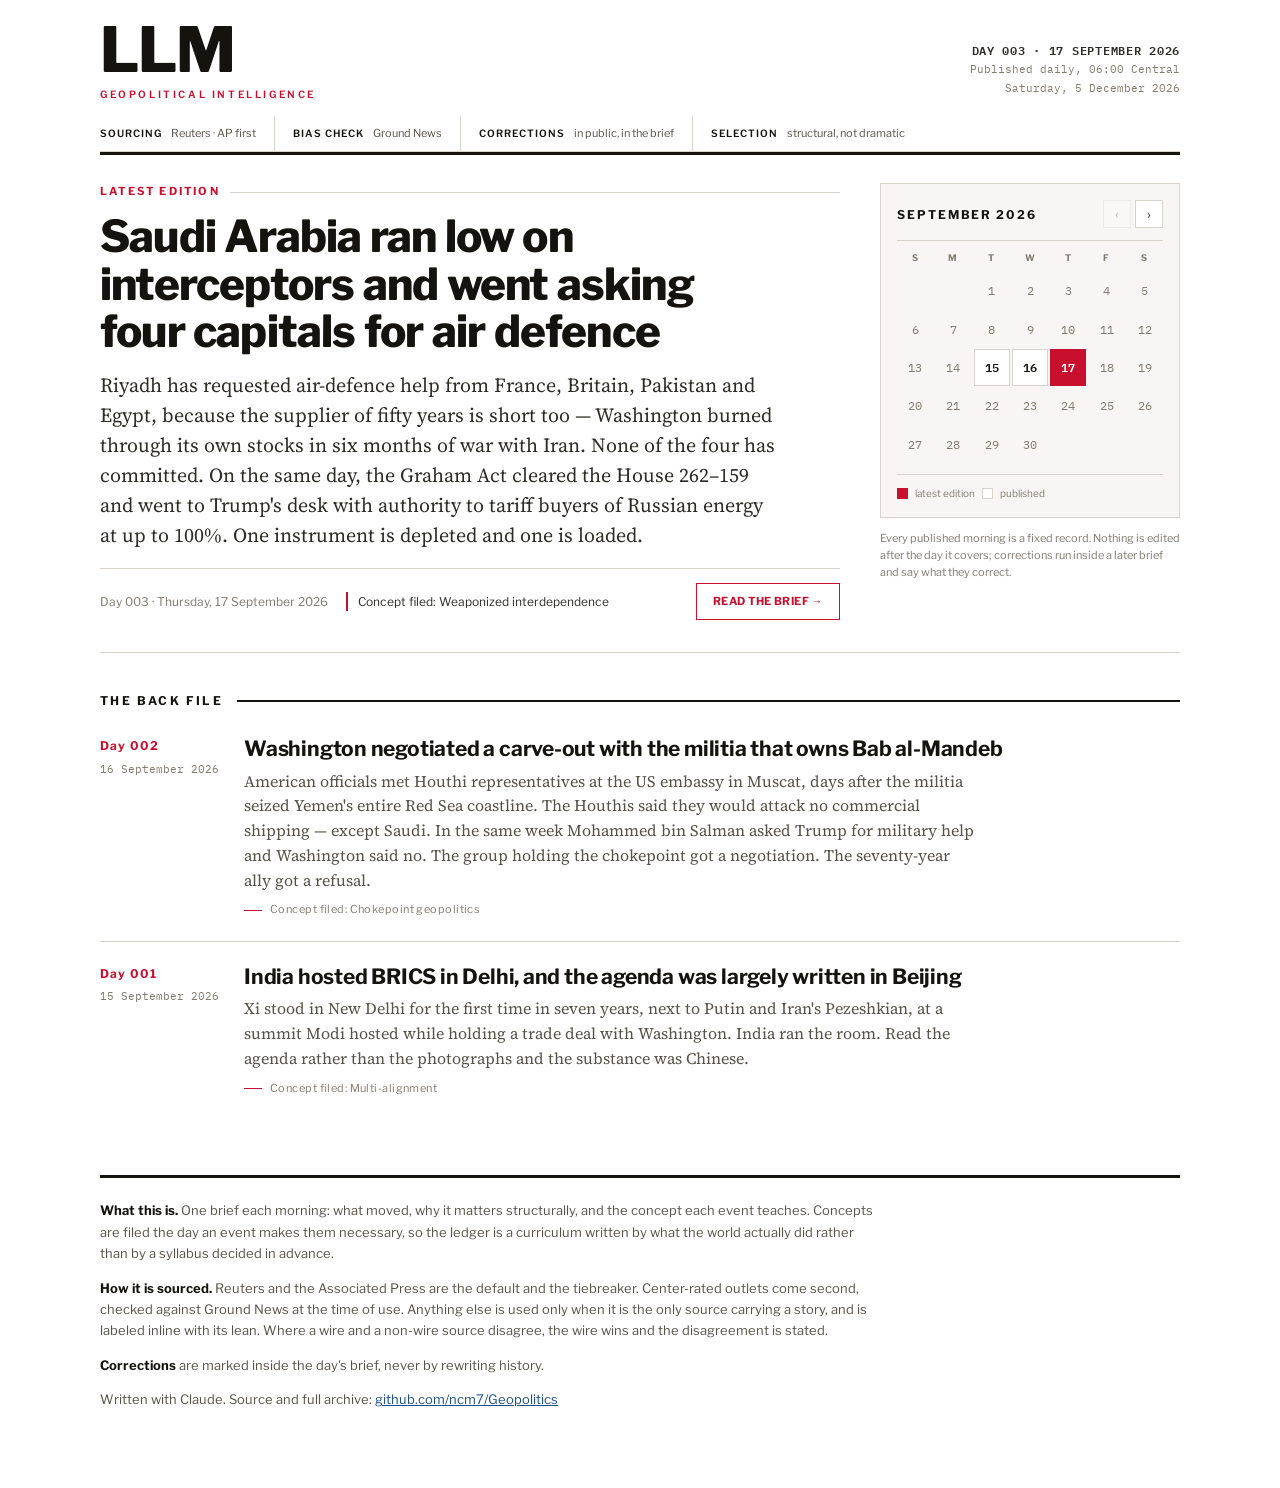
<file: index.html>
<!doctype html>
<html lang="en">
<head>
<meta charset="utf-8">
<meta name="viewport" content="width=device-width,initial-scale=1,viewport-fit=cover">
<title>LLM — Geopolitics</title>
<meta name="description" content="A daily geopolitical brief and a political education built backwards from it. Wire-sourced, corrections in public.">
<link rel="preconnect" href="https://fonts.googleapis.com">
<link rel="preconnect" href="https://fonts.gstatic.com" crossorigin>
<link rel="stylesheet" href="https://fonts.googleapis.com/css2?family=Libre+Franklin:wght@400;600;700;800&family=Source+Serif+4:opsz,wght@8..60,400;8..60,600&family=IBM+Plex+Mono:wght@400;500;600&display=swap">
<link rel="stylesheet" href="style.css">
</head>
<body>
<a class="skip" href="#lead">Skip to the latest brief</a>
<div class="shell">

  <header class="masthead">
    <div class="masthead-top">
      <a class="mark" href="./">
        <h1>LLM</h1>
        <span class="tag">Geopolitical Intelligence</span>
      </a>
      <div class="stamp">
        <b id="latest-stamp">—</b>
        Published daily, 06:00 Central<br>
        <span id="today-stamp"></span>
      </div>
    </div>
    <div class="creed">
      <span><b>Sourcing</b> Reuters · AP first</span>
      <span><b>Bias check</b> Ground News</span>
      <span><b>Corrections</b> in public, in the brief</span>
      <span><b>Selection</b> structural, not dramatic</span>
    </div>
  </header>

  <main id="lead" class="lead" hidden>
    <div class="lead-main">
      <div class="kicker" id="lead-kicker">Today's brief</div>
      <h2><a id="lead-link" href="#"></a></h2>
      <p class="standfirst" id="lead-standfirst"></p>
      <div class="leadmeta">
        <span id="lead-when"></span>
        <span class="concept" id="lead-concept"></span>
        <a class="readon" id="lead-readon" href="#">Read the brief →</a>
      </div>
    </div>

    <aside class="lead-side">
      <div class="cal" id="cal">
        <div class="cal-head">
          <span class="mon" id="cal-month">—</span>
          <span class="cal-nav">
            <button type="button" id="cal-prev" aria-label="Previous month">‹</button>
            <button type="button" id="cal-next" aria-label="Next month">›</button>
          </span>
        </div>
        <div class="cal-grid" id="cal-grid" role="grid" aria-label="Editions by date"></div>
        <div class="cal-legend">
          <span class="swatch now"></span> latest edition
          <span class="swatch"></span> published
        </div>
      </div>
      <p class="cal-note">Every published morning is a fixed record. Nothing is edited after
        the day it covers; corrections run inside a later brief and say what they correct.</p>
    </aside>
  </main>

  <section class="archive">
    <div class="section-rule"><h3>The back file</h3></div>
    <div id="archive-list">
      <p class="loading">Loading editions…</p>
    </div>
  </section>

  <footer class="foot">
    <p><strong>What this is.</strong> One brief each morning: what moved, why it matters
      structurally, and the concept each event teaches. Concepts are filed the day an event
      makes them necessary, so the ledger is a curriculum written by what the world actually
      did rather than by a syllabus decided in advance.</p>
    <p><strong>How it is sourced.</strong> Reuters and the Associated Press are the default
      and the tiebreaker. Center-rated outlets come second, checked against Ground News at the
      time of use. Anything else is used only when it is the only source carrying a story, and
      is labeled inline with its lean. Where a wire and a non-wire source disagree, the wire
      wins and the disagreement is stated.</p>
    <p><strong>Corrections</strong> are marked inside the day's brief, never by rewriting
      history.</p>
    <p>Written with Claude. Source and full archive:
      <a href="https://github.com/ncm7/Geopolitics">github.com/ncm7/Geopolitics</a></p>
  </footer>

</div>

<script>
(function () {
  'use strict';

  var archive = document.getElementById('archive-list');
  var MONTHS = ['January','February','March','April','May','June',
                'July','August','September','October','November','December'];
  var DOW = ['S','M','T','W','T','F','S'];

  function esc(s) {
    return String(s).replace(/[&<>"]/g, function (c) {
      return { '&': '&amp;', '<': '&lt;', '>': '&gt;', '"': '&quot;' }[c];
    });
  }

  function href(b) { return 'brief.html?d=' + encodeURIComponent(b.date); }
  function pad3(n) { return String(n).padStart(3, '0'); }

  /* local calendar date as YYYY-MM-DD, no timezone surprises */
  function ymd(d) {
    return d.getFullYear() + '-' +
           String(d.getMonth() + 1).padStart(2, '0') + '-' +
           String(d.getDate()).padStart(2, '0');
  }

  var TODAY = ymd(new Date());

  /* ---------- lead ---------- */

  function renderLead(b) {
    var link = document.getElementById('lead-link');
    link.textContent = b.headline;
    link.href = href(b);
    document.getElementById('lead-standfirst').textContent = b.standfirst || '';
    document.getElementById('lead-when').textContent =
      'Day ' + pad3(b.day) + ' · ' + b.weekday + ', ' + b.display;
    document.getElementById('lead-concept').textContent = 'Concept filed: ' + b.concept;
    document.getElementById('lead-readon').href = href(b);
    document.getElementById('lead-kicker').textContent =
      b.date === TODAY ? "Today's brief" : 'Latest edition';
    document.getElementById('latest-stamp').textContent =
      'DAY ' + pad3(b.day) + ' · ' + b.display.toUpperCase();
    document.getElementById('lead').hidden = false;
  }

  /* ---------- calendar ---------- */

  var byDate = {};
  var view = null;          /* {y, m} currently displayed */
  var firstMonth = null;    /* earliest edition month */
  var latestDate = null;

  function monthKey(y, m) { return y * 12 + m; }

  function drawCalendar() {
    var grid = document.getElementById('cal-grid');
    var y = view.y, m = view.m;

    document.getElementById('cal-month').textContent =
      MONTHS[m].toUpperCase() + ' ' + y;

    var cells = DOW.map(function (d, i) {
      return '<div class="cal-dow" role="columnheader" aria-label="' +
        ['Sunday','Monday','Tuesday','Wednesday','Thursday','Friday','Saturday'][i] +
        '">' + d + '</div>';
    });

    var lead = new Date(y, m, 1).getDay();
    var days = new Date(y, m + 1, 0).getDate();
    var i;

    for (i = 0; i < lead; i++) cells.push('<div class="cal-cell pad" aria-hidden="true"></div>');

    for (i = 1; i <= days; i++) {
      var key = y + '-' + String(m + 1).padStart(2, '0') + '-' + String(i).padStart(2, '0');
      var b = byDate[key];
      var isLatest = key === latestDate;
      var cls = 'cal-cell' + (isLatest ? ' today' : '') + (key > TODAY ? ' future' : '');

      if (b) {
        cells.push('<div class="' + cls + '" role="gridcell">' +
          '<a href="' + esc(href(b)) + '" title="Day ' + pad3(b.day) + ' — ' +
          esc(b.headline) + '" aria-label="Day ' + pad3(b.day) + ', ' + esc(b.display) +
          '">' + i + '</a></div>');
      } else {
        if (key === TODAY) cls += ' noedition';
        cells.push('<div class="' + cls + '" role="gridcell">' + i + '</div>');
      }
    }

    grid.innerHTML = cells.join('');

    var now = new Date();
    document.getElementById('cal-prev').disabled =
      monthKey(y, m) <= monthKey(firstMonth.y, firstMonth.m);
    document.getElementById('cal-next').disabled =
      monthKey(y, m) >= monthKey(now.getFullYear(), now.getMonth());
  }

  function step(delta) {
    var d = new Date(view.y, view.m + delta, 1);
    view = { y: d.getFullYear(), m: d.getMonth() };
    drawCalendar();
  }

  document.getElementById('cal-prev').addEventListener('click', function () { step(-1); });
  document.getElementById('cal-next').addEventListener('click', function () { step(1); });

  /* ---------- back file ---------- */

  function renderArchive(list) {
    if (!list.length) {
      archive.innerHTML = '<p class="loading">No editions yet.</p>';
      return;
    }
    archive.innerHTML = list.map(function (b) {
      return '<article class="edition">' +
        '<div class="when"><b>Day ' + pad3(b.day) + '</b>' +
        esc(b.display) + '</div>' +
        '<div><h4><a href="' + esc(href(b)) + '">' + esc(b.headline) + '</a></h4>' +
        '<p>' + esc(b.standfirst || '') + '</p>' +
        '<div class="concept">Concept filed: ' + esc(b.concept) + '</div></div>' +
        '</article>';
    }).join('');
  }

  /* ---------- boot ---------- */

  var d = new Date();
  document.getElementById('today-stamp').textContent =
    ['Sunday','Monday','Tuesday','Wednesday','Thursday','Friday','Saturday'][d.getDay()] +
    ', ' + d.getDate() + ' ' + MONTHS[d.getMonth()] + ' ' + d.getFullYear();

  fetch('briefs.json', { cache: 'no-store' })
    .then(function (r) {
      if (!r.ok) throw new Error('HTTP ' + r.status);
      return r.json();
    })
    .then(function (list) {
      list = list.filter(function (b) { return b && /^\d{4}-\d{2}-\d{2}$/.test(b.date); });
      list.sort(function (a, b) { return b.date.localeCompare(a.date); });

      if (!list.length) {
        renderArchive(list);
        document.getElementById('cal').hidden = true;
        return;
      }

      list.forEach(function (b) { byDate[b.date] = b; });
      latestDate = list[0].date;

      var oldest = list[list.length - 1].date.split('-');
      firstMonth = { y: +oldest[0], m: +oldest[1] - 1 };

      var newest = latestDate.split('-');
      view = { y: +newest[0], m: +newest[1] - 1 };

      renderLead(list[0]);
      drawCalendar();
      renderArchive(list.length > 1 ? list.slice(1) : list);
    })
    .catch(function (e) {
      document.getElementById('cal').hidden = true;
      archive.innerHTML = '<div class="failed"><b>Could not load the edition list.</b>' +
        'briefs.json failed to load (' + esc(e.message) + '). If this site was just ' +
        'published, GitHub Pages can take a minute to build.</div>';
    });
})();
</script>
</body>
</html>
</file>
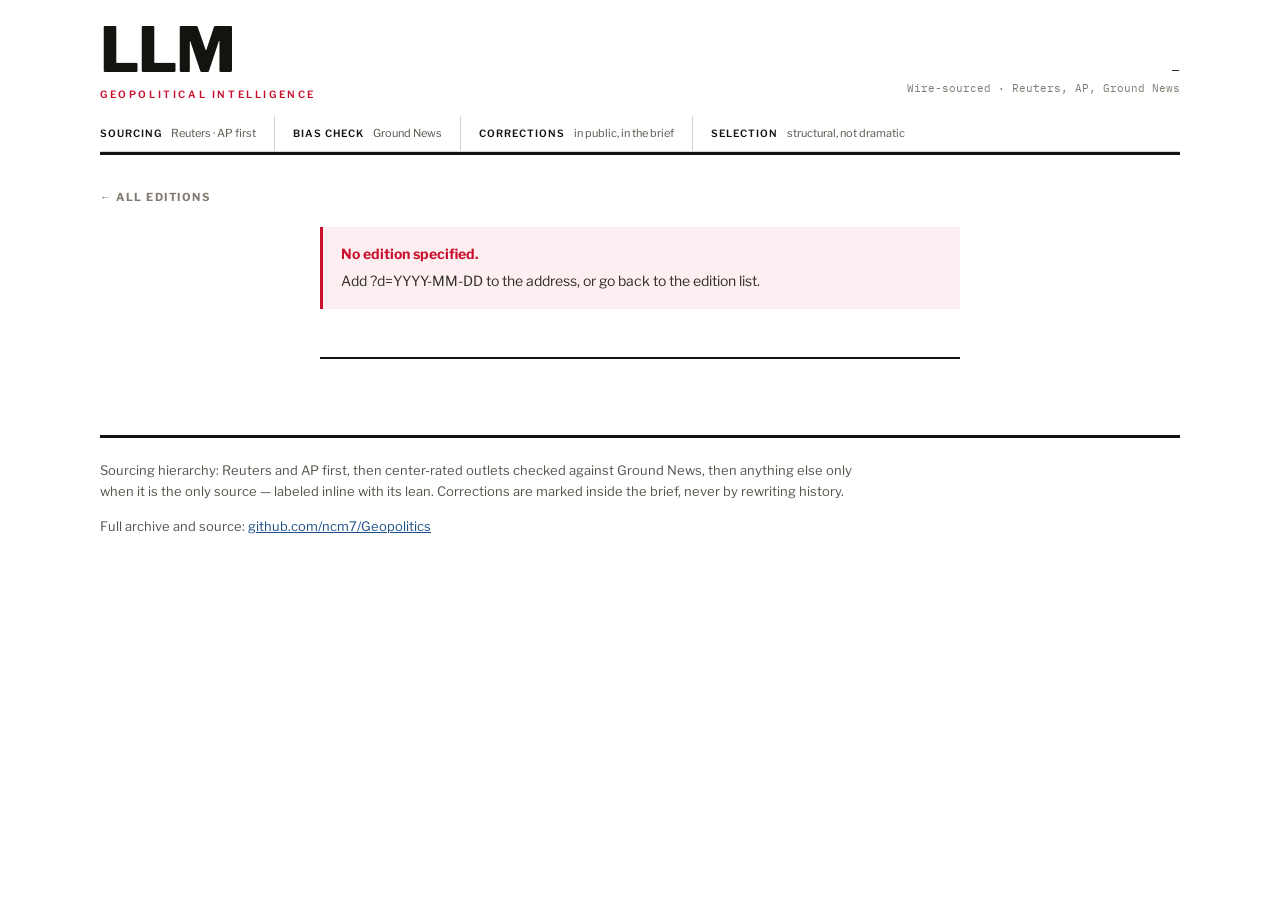
<file: brief.html>
<!doctype html>
<html lang="en">
<head>
<meta charset="utf-8">
<meta name="viewport" content="width=device-width,initial-scale=1,viewport-fit=cover">
<title>LLM — Geopolitics</title>
<meta name="description" content="A daily geopolitical brief, wire-sourced, with the concept each event teaches.">
<link rel="preconnect" href="https://fonts.googleapis.com">
<link rel="preconnect" href="https://fonts.gstatic.com" crossorigin>
<link rel="stylesheet" href="https://fonts.googleapis.com/css2?family=Libre+Franklin:wght@400;600;700;800&family=Source+Serif+4:opsz,wght@8..60,400;8..60,600&family=IBM+Plex+Mono:wght@400;500;600&display=swap">
<link rel="stylesheet" href="style.css">
<script src="md.js"></script>
</head>
<body>
<a class="skip" href="#doc">Skip to the brief</a>
<div class="shell">

  <header class="masthead">
    <div class="masthead-top">
      <a class="mark" href="./">
        <h1>LLM</h1>
        <span class="tag">Geopolitical Intelligence</span>
      </a>
      <div class="stamp">
        <b id="stamp">—</b>
        Wire-sourced · Reuters, AP, Ground News
      </div>
    </div>
    <div class="creed">
      <span><b>Sourcing</b> Reuters · AP first</span>
      <span><b>Bias check</b> Ground News</span>
      <span><b>Corrections</b> in public, in the brief</span>
      <span><b>Selection</b> structural, not dramatic</span>
    </div>
  </header>

  <main class="reader">
    <a class="backlink" href="./">← All editions</a>
    <article class="doc" id="doc">
      <p class="loading">Loading the brief…</p>
    </article>
    <nav class="pager" id="pager" hidden></nav>
  </main>

  <footer class="foot">
    <p>Sourcing hierarchy: Reuters and AP first, then center-rated outlets checked against
      Ground News, then anything else only when it is the only source — labeled inline with
      its lean. Corrections are marked inside the brief, never by rewriting history.</p>
    <p>Full archive and source:
      <a href="https://github.com/ncm7/Geopolitics">github.com/ncm7/Geopolitics</a></p>
  </footer>

</div>

<script>
(function () {
  'use strict';

  var doc = document.getElementById('doc');

  function esc(s) {
    return String(s).replace(/[&<>"]/g, function (c) {
      return { '&': '&amp;', '<': '&lt;', '>': '&gt;', '"': '&quot;' }[c];
    });
  }

  function pad3(n) { return String(n).padStart(3, '0'); }

  function fail(title, detail) {
    doc.innerHTML = '<div class="failed"><b>' + esc(title) + '</b>' + esc(detail) + '</div>';
  }

  var date = (new URLSearchParams(location.search)).get('d') || '';

  if (!/^\d{4}-\d{2}-\d{2}$/.test(date)) {
    fail('No edition specified.',
         'Add ?d=YYYY-MM-DD to the address, or go back to the edition list.');
    return;
  }

  var year = date.slice(0, 4);
  // Wherever the markdown ended up, try the likely spots in order.
  var candidates = [
    'briefs/' + year + '/' + date + '.md',
    'briefs/' + date + '.md',
    date + '.md'
  ];

  /* Masthead metadata and the previous/next pager — best effort.
     The brief renders either way. */
  fetch('briefs.json', { cache: 'no-store' })
    .then(function (r) { return r.ok ? r.json() : []; })
    .then(function (list) {
      list = list.filter(function (b) { return b && /^\d{4}-\d{2}-\d{2}$/.test(b.date); });
      list.sort(function (a, b) { return b.date.localeCompare(a.date); });

      var idx = -1, i;
      for (i = 0; i < list.length; i++) if (list[i].date === date) { idx = i; break; }
      if (idx === -1) return;

      var b = list[idx];
      document.getElementById('stamp').textContent =
        'DAY ' + pad3(b.day) + ' · ' + b.display.toUpperCase();
      document.title = 'LLM · ' + b.display;

      var older = list[idx + 1];   /* list is newest-first */
      var newer = list[idx - 1];
      var pager = document.getElementById('pager');
      var html = '';

      html += older
        ? '<a class="prev" href="brief.html?d=' + esc(older.date) + '">' +
          '<b>← Previous edition</b>Day ' + pad3(older.day) + ' · ' + esc(older.display) + '</a>'
        : '<span class="prev"><b>← Previous edition</b>This is the first</span>';

      html += newer
        ? '<a class="next" href="brief.html?d=' + esc(newer.date) + '">' +
          '<b>Next edition →</b>Day ' + pad3(newer.day) + ' · ' + esc(newer.display) + '</a>'
        : '<span class="next"><b>Next edition →</b>This is the latest</span>';

      pager.innerHTML = html;
      pager.hidden = false;
    })
    .catch(function () {});

  function tryNext(i) {
    if (i >= candidates.length) {
      fail('Could not find that edition.',
           'Looked for ' + candidates.join(', ') +
           ' and found none. Check that the file is committed to the repository.');
      return;
    }
    fetch(candidates[i], { cache: 'no-store' })
      .then(function (r) {
        if (!r.ok) throw new Error('HTTP ' + r.status);
        return r.text();
      })
      .then(function (md) {
        doc.innerHTML = window.renderMarkdown(md);
        Array.prototype.forEach.call(doc.querySelectorAll('table'), function (t) {
          var wrap = document.createElement('div');
          wrap.className = 'tablewrap';
          t.parentNode.insertBefore(wrap, t);
          wrap.appendChild(t);
        });
      })
      .catch(function () { tryNext(i + 1); });
  }

  tryNext(0);
})();
</script>
</body>
</html>
</file>
<file: style.css>
/* ==========================================================================
   LLM — Geopolitics
   Wire-service newspaper styling: white ground, black text, one red.
   Franklin-family sans for display, serif for reading, mono for data.
   Light and dark both painted explicitly so the page holds anywhere.
   ========================================================================== */

:root{
  --paper:#ffffff;
  --paper-alt:#f7f6f4;
  --paper-sunk:#efedea;
  --ink:#14130f;
  --ink-2:#2e2c27;
  --ink-3:#56524a;
  --ink-4:#807a70;
  --rule:#d8d4cd;
  --rule-strong:#14130f;
  --red:#c8102e;
  --red-wash:#fdeff1;
  --blue:#1a4f8a;

  --f-display:"Libre Franklin",Helvetica,Arial,sans-serif;
  --f-read:"Source Serif 4",Georgia,"Times New Roman",serif;
  --f-data:"IBM Plex Mono",ui-monospace,SFMono-Regular,monospace;

  --gutter:20px;
  --measure:40rem;
}

@media (prefers-color-scheme:dark){
  :root:not([data-theme="light"]){
    --paper:#12110f;
    --paper-alt:#1a1917;
    --paper-sunk:#232120;
    --ink:#f2f0ec;
    --ink-2:#dcd8d2;
    --ink-3:#b0aaa1;
    --ink-4:#8b857c;
    --rule:#33302c;
    --rule-strong:#f2f0ec;
    --red:#ff7166;
    --red-wash:#2a1a19;
    --blue:#8ab6e8;
  }
}
:root[data-theme="dark"]{
  --paper:#12110f;
  --paper-alt:#1a1917;
  --paper-sunk:#232120;
  --ink:#f2f0ec;
  --ink-2:#dcd8d2;
  --ink-3:#b0aaa1;
  --ink-4:#8b857c;
  --rule:#33302c;
  --rule-strong:#f2f0ec;
  --red:#ff7166;
  --red-wash:#2a1a19;
  --blue:#8ab6e8;
}

*{box-sizing:border-box}

html{-webkit-text-size-adjust:100%}

body{
  margin:0;
  background:var(--paper);
  color:var(--ink);
  font-family:var(--f-read);
  font-size:18px;
  line-height:1.6;
  -webkit-font-smoothing:antialiased;
}

a{color:inherit}

.shell{
  max-width:1120px;
  margin:0 auto;
  padding:0 var(--gutter) 64px;
}

/* ---------- skip link ---------- */
.skip{
  position:absolute;left:-9999px;top:0;
  background:var(--ink);color:var(--paper);
  font-family:var(--f-display);font-size:13px;font-weight:600;
  padding:10px 16px;z-index:50;
}
.skip:focus{left:0}

/* ==========================================================================
   MASTHEAD
   ========================================================================== */

.masthead{
  border-bottom:3px solid var(--rule-strong);
  padding-block:22px 0;
}
.masthead-top{
  display:flex;align-items:flex-end;justify-content:space-between;
  gap:20px;flex-wrap:wrap;padding-bottom:14px;
}
.mark{text-decoration:none;display:block}
.mark h1{
  font-family:var(--f-display);
  font-weight:800;
  font-size:clamp(38px,7vw,62px);
  letter-spacing:-.02em;
  line-height:.9;
  margin:0;
  color:var(--ink);
}
.mark .tag{
  display:block;
  font-family:var(--f-display);
  font-size:10px;font-weight:600;letter-spacing:.26em;text-transform:uppercase;
  color:var(--red);
  margin-top:8px;
}
.stamp{
  font-family:var(--f-data);
  font-size:11px;line-height:1.7;
  color:var(--ink-4);
  text-align:right;
  padding-bottom:4px;
}
.stamp b{
  display:block;
  font-size:12px;font-weight:600;letter-spacing:.06em;
  color:var(--ink-2);
}

/* creed strip — the standing rules, wire-service style */
.creed{
  display:flex;flex-wrap:wrap;gap:0;
  border-bottom:1px solid var(--rule);
  font-family:var(--f-display);
  font-size:11px;
  color:var(--ink-3);
}
.creed span{
  padding:9px 18px 9px 0;
  margin-right:18px;
  border-right:1px solid var(--rule);
}
.creed span:last-child{border-right:none;margin-right:0}
.creed b{
  color:var(--ink);
  font-weight:600;letter-spacing:.1em;text-transform:uppercase;
  font-size:10px;
  margin-right:7px;
}

/* ==========================================================================
   LEAD STORY
   ========================================================================== */

.lead{
  display:grid;
  grid-template-columns:minmax(0,1fr) 300px;
  gap:0 40px;
  border-bottom:1px solid var(--rule);
  padding:28px 0 32px;
}
.lead-main{min-width:0}

.kicker{
  font-family:var(--f-display);
  font-size:11px;font-weight:700;letter-spacing:.2em;text-transform:uppercase;
  color:var(--red);
  display:flex;align-items:center;gap:10px;
  margin-bottom:12px;
}
.kicker::after{
  content:"";flex:1;height:1px;background:var(--rule);
}

.lead h2{
  font-family:var(--f-display);
  font-weight:800;
  font-size:clamp(28px,4.4vw,44px);
  line-height:1.08;
  letter-spacing:-.018em;
  margin:0 0 14px;
  text-wrap:balance;
}
.lead h2 a{text-decoration:none}
.lead h2 a:hover{color:var(--red)}

.standfirst{
  font-size:20px;
  line-height:1.5;
  color:var(--ink-2);
  margin:0 0 18px;
  max-width:34em;
}

.leadmeta{
  display:flex;flex-wrap:wrap;align-items:center;gap:10px 18px;
  font-family:var(--f-display);
  font-size:12px;
  color:var(--ink-4);
  border-top:1px solid var(--rule);
  padding-top:14px;
}
.leadmeta .concept{
  color:var(--ink-2);
  border-left:2px solid var(--red);
  padding-left:10px;
}
.readon{
  font-weight:700;letter-spacing:.04em;text-transform:uppercase;font-size:11px;
  color:var(--red);
  text-decoration:none;
  margin-left:auto;
  border:1px solid var(--red);
  padding:9px 16px;
}
.readon:hover{background:var(--red);color:var(--paper)}

/* ==========================================================================
   CALENDAR
   ========================================================================== */

.cal{
  border:1px solid var(--rule);
  background:var(--paper-alt);
  padding:16px;
}
.cal-head{
  display:flex;align-items:center;justify-content:space-between;gap:8px;
  padding-bottom:12px;margin-bottom:10px;
  border-bottom:1px solid var(--rule);
}
.cal-head .mon{
  font-family:var(--f-display);
  font-size:12px;font-weight:700;letter-spacing:.16em;text-transform:uppercase;
  color:var(--ink);
}
.cal-nav{display:flex;gap:4px}
.cal-nav button{
  font-family:var(--f-display);
  font-size:14px;line-height:1;
  width:28px;height:28px;
  background:var(--paper);
  color:var(--ink-2);
  border:1px solid var(--rule);
  cursor:pointer;
  padding:0;
}
.cal-nav button:hover:not(:disabled){border-color:var(--ink);color:var(--ink)}
.cal-nav button:disabled{opacity:.3;cursor:default}
.cal-nav button:focus-visible{outline:2px solid var(--red);outline-offset:1px}

.cal-grid{
  display:grid;
  grid-template-columns:repeat(7,1fr);
  gap:2px;
}
.cal-dow{
  font-family:var(--f-display);
  font-size:9px;font-weight:700;letter-spacing:.1em;text-transform:uppercase;
  color:var(--ink-4);
  text-align:center;
  padding-bottom:5px;
}
.cal-cell{
  aspect-ratio:1;
  display:flex;align-items:center;justify-content:center;
  font-family:var(--f-data);
  font-size:12px;
  color:var(--ink-4);
  background:transparent;
  position:relative;
}
.cal-cell.pad{visibility:hidden}
.cal-cell.future{color:var(--rule)}
.cal-cell a{
  display:flex;align-items:center;justify-content:center;
  width:100%;height:100%;
  text-decoration:none;
  font-weight:600;
  color:var(--ink);
  background:var(--paper);
  border:1px solid var(--rule);
}
.cal-cell a:hover{background:var(--ink);color:var(--paper);border-color:var(--ink)}
.cal-cell a:focus-visible{outline:2px solid var(--red);outline-offset:1px}
.cal-cell.today a{
  background:var(--red);border-color:var(--red);color:#fff;
}
.cal-cell.today a:hover{background:var(--ink);border-color:var(--ink)}
.cal-cell.today.noedition{
  color:var(--red);font-weight:700;
  outline:1px solid var(--red);
}
.cal-legend{
  font-family:var(--f-display);
  font-size:10px;color:var(--ink-4);
  display:flex;align-items:center;gap:7px;
  margin-top:12px;padding-top:10px;
  border-top:1px solid var(--rule);
}
.swatch{width:11px;height:11px;flex:none;border:1px solid var(--rule);background:var(--paper)}
.swatch.now{background:var(--red);border-color:var(--red)}

.cal-note{
  font-family:var(--f-display);
  font-size:11px;line-height:1.55;
  color:var(--ink-4);
  margin:12px 0 0;
}

/* ==========================================================================
   ARCHIVE — the back file
   ========================================================================== */

.section-rule{
  display:flex;align-items:center;gap:14px;
  margin:38px 0 4px;
}
.section-rule h3{
  font-family:var(--f-display);
  font-size:12px;font-weight:700;letter-spacing:.2em;text-transform:uppercase;
  color:var(--ink);
  margin:0;
  flex:none;
}
.section-rule::after{content:"";flex:1;height:2px;background:var(--rule-strong)}

.edition{
  display:grid;
  grid-template-columns:120px minmax(0,1fr);
  gap:24px;
  padding:22px 0;
  border-bottom:1px solid var(--rule);
}
.edition:last-child{border-bottom:none}
.edition .when{
  font-family:var(--f-data);
  font-size:11px;line-height:1.7;
  color:var(--ink-4);
}
.edition .when b{
  display:block;
  font-family:var(--f-display);
  font-size:12px;font-weight:700;letter-spacing:.1em;
  color:var(--red);
  margin-bottom:3px;
}
.edition h4{
  font-family:var(--f-display);
  font-size:21px;font-weight:700;line-height:1.2;letter-spacing:-.01em;
  margin:0 0 7px;
  text-wrap:balance;
}
.edition h4 a{text-decoration:none}
.edition h4 a:hover{color:var(--red);text-decoration:underline}
.edition p{
  margin:0 0 9px;
  font-size:16px;line-height:1.55;
  color:var(--ink-3);
  max-width:46em;
}
.edition .concept{
  font-family:var(--f-display);
  font-size:11px;letter-spacing:.04em;
  color:var(--ink-4);
}
.edition .concept::before{
  content:"";display:inline-block;
  width:18px;height:1px;background:var(--red);
  vertical-align:middle;margin-right:8px;
}

/* ==========================================================================
   READER — a single brief
   ========================================================================== */

.reader{padding-top:26px}

.backlink{
  font-family:var(--f-display);
  font-size:11px;font-weight:700;letter-spacing:.14em;text-transform:uppercase;
  color:var(--ink-4);
  text-decoration:none;
  display:inline-block;
  margin-bottom:20px;
}
.backlink:hover{color:var(--red)}

.doc{
  max-width:var(--measure);
  margin:0 auto;
  font-size:19px;
}
.doc h1{
  font-family:var(--f-display);
  font-size:clamp(30px,5vw,42px);font-weight:800;line-height:1.08;letter-spacing:-.02em;
  margin:0 0 6px;
  text-wrap:balance;
}
.doc h1 + p em,
.doc > p:first-of-type em{color:var(--ink-4)}
.doc h2{
  font-family:var(--f-display);
  font-size:13px;font-weight:700;letter-spacing:.2em;text-transform:uppercase;
  color:var(--red);
  margin:46px 0 14px;
  padding-bottom:9px;
  border-bottom:2px solid var(--rule-strong);
}
.doc h3{
  font-family:var(--f-display);
  font-size:25px;font-weight:700;line-height:1.18;letter-spacing:-.012em;
  color:var(--ink);
  margin:34px 0 10px;
  text-wrap:balance;
}
.doc h4{
  font-family:var(--f-display);
  font-size:12px;font-weight:700;letter-spacing:.16em;text-transform:uppercase;
  color:var(--ink-4);
  margin:26px 0 8px;
}
.doc p{margin:0 0 17px;color:var(--ink-2)}
.doc strong{color:var(--ink);font-weight:600}
.doc em{color:var(--ink-3)}
.doc a{color:var(--blue);text-decoration:underline;text-underline-offset:2px}
.doc a:hover{color:var(--red)}
.doc hr{
  border:none;height:1px;background:var(--rule);
  margin:36px 0;
}
.doc ul,.doc ol{margin:0 0 17px;padding-left:22px;color:var(--ink-2)}
.doc li{margin-bottom:8px}
.doc code{
  font-family:var(--f-data);font-size:.85em;
  background:var(--paper-sunk);padding:1px 5px;
}
.doc pre{
  font-family:var(--f-data);font-size:13px;line-height:1.7;
  background:var(--paper-sunk);border:1px solid var(--rule);
  padding:14px 16px;overflow-x:auto;
}
.doc pre code{background:none;padding:0}

/* pull quotes and corrections come through as blockquotes */
.doc blockquote{
  margin:22px 0;
  padding:2px 0 2px 20px;
  border-left:3px solid var(--red);
  color:var(--ink-2);
}
.doc blockquote p{margin:0 0 9px}
.doc blockquote p:last-child{margin-bottom:0}
.doc blockquote strong:first-child{color:var(--red)}

.tablewrap{overflow-x:auto;margin:0 0 20px;-webkit-overflow-scrolling:touch}
.doc table{
  border-collapse:collapse;
  width:100%;
  font-size:15px;
  font-family:var(--f-read);
}
.doc th{
  font-family:var(--f-display);
  font-size:10px;font-weight:700;letter-spacing:.12em;text-transform:uppercase;
  color:var(--ink-4);
  text-align:left;
  padding:9px 12px 9px 0;
  border-bottom:2px solid var(--rule-strong);
  white-space:nowrap;
}
.doc td{
  padding:11px 12px 11px 0;
  border-bottom:1px solid var(--rule);
  color:var(--ink-2);
  vertical-align:top;
}

/* previous / next edition */
.pager{
  max-width:var(--measure);
  margin:48px auto 0;
  padding-top:20px;
  border-top:2px solid var(--rule-strong);
  display:flex;justify-content:space-between;gap:16px;flex-wrap:wrap;
}
.pager a,.pager span{
  font-family:var(--f-display);
  font-size:12px;
  color:var(--ink-3);
  text-decoration:none;
  max-width:46%;
}
.pager a:hover{color:var(--red)}
.pager b{
  display:block;
  font-size:10px;font-weight:700;letter-spacing:.16em;text-transform:uppercase;
  color:var(--ink-4);
  margin-bottom:4px;
}
.pager .next{text-align:right;margin-left:auto}
.pager span{opacity:.45}

/* ==========================================================================
   STATES
   ========================================================================== */

.loading{
  font-family:var(--f-display);
  font-size:13px;color:var(--ink-4);
  padding:18px 0;
}
.failed{
  font-family:var(--f-display);
  font-size:14px;line-height:1.6;
  background:var(--red-wash);
  border-left:3px solid var(--red);
  padding:16px 18px;
  color:var(--ink-2);
}
.failed b{display:block;color:var(--red);margin-bottom:5px}

/* ==========================================================================
   FOOT
   ========================================================================== */

.foot{
  margin-top:56px;
  padding-top:22px;
  border-top:3px solid var(--rule-strong);
  font-family:var(--f-display);
  font-size:13px;line-height:1.65;
  color:var(--ink-3);
}
.foot p{margin:0 0 13px;max-width:60em}
.foot strong{color:var(--ink);font-weight:700}
.foot a{color:var(--blue)}

/* ==========================================================================
   RESPONSIVE
   ========================================================================== */

@media (max-width:860px){
  .lead{grid-template-columns:minmax(0,1fr);gap:30px}
  .lead-side{order:2}
}
@media (max-width:620px){
  :root{--gutter:16px}
  body{font-size:17px}
  .doc{font-size:18px}
  .edition{grid-template-columns:minmax(0,1fr);gap:8px}
  .edition .when{
    display:flex;gap:10px;align-items:baseline;
  }
  .edition .when b{margin-bottom:0}
  .standfirst{font-size:18px}
  .creed span{
    padding:7px 12px 7px 0;margin-right:12px;
    border-right:none;
  }
  .readon{margin-left:0}
  .stamp{text-align:left}
}

@media (prefers-reduced-motion:reduce){
  *{transition:none!important;animation:none!important}
}

/* ==========================================================================
   PRINT — it is a newspaper, it should print like one
   ========================================================================== */

@media print{
  :root{--paper:#fff;--ink:#000;--ink-2:#000;--ink-3:#222;--rule:#bbb;--rule-strong:#000}
  body{font-size:11pt}
  .cal,.cal-note,.readon,.backlink,.pager,.creed,.skip{display:none!important}
  .shell{max-width:none;padding:0}
  .doc{max-width:none}
  .doc h2{color:#000;border-bottom:1.5pt solid #000}
  .doc a{color:#000;text-decoration:none}
  .edition{break-inside:avoid}
}
</file>
